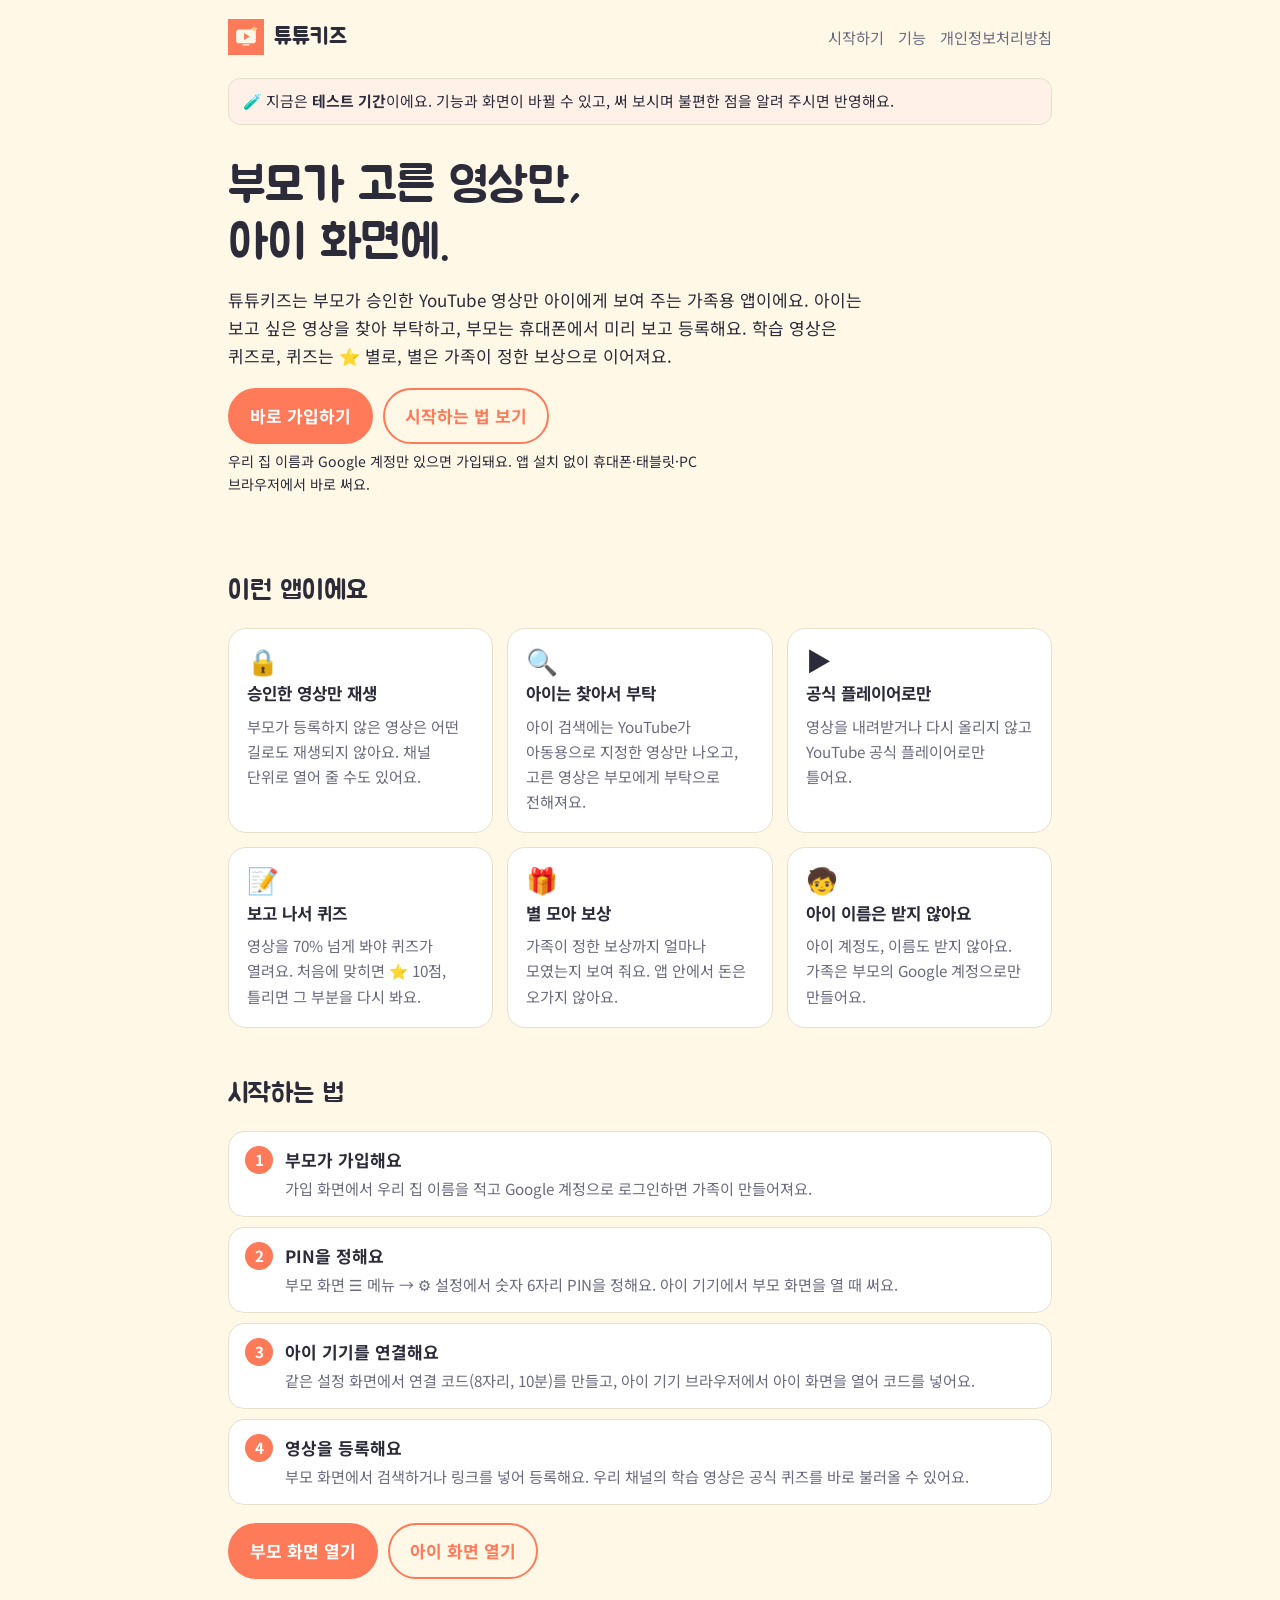
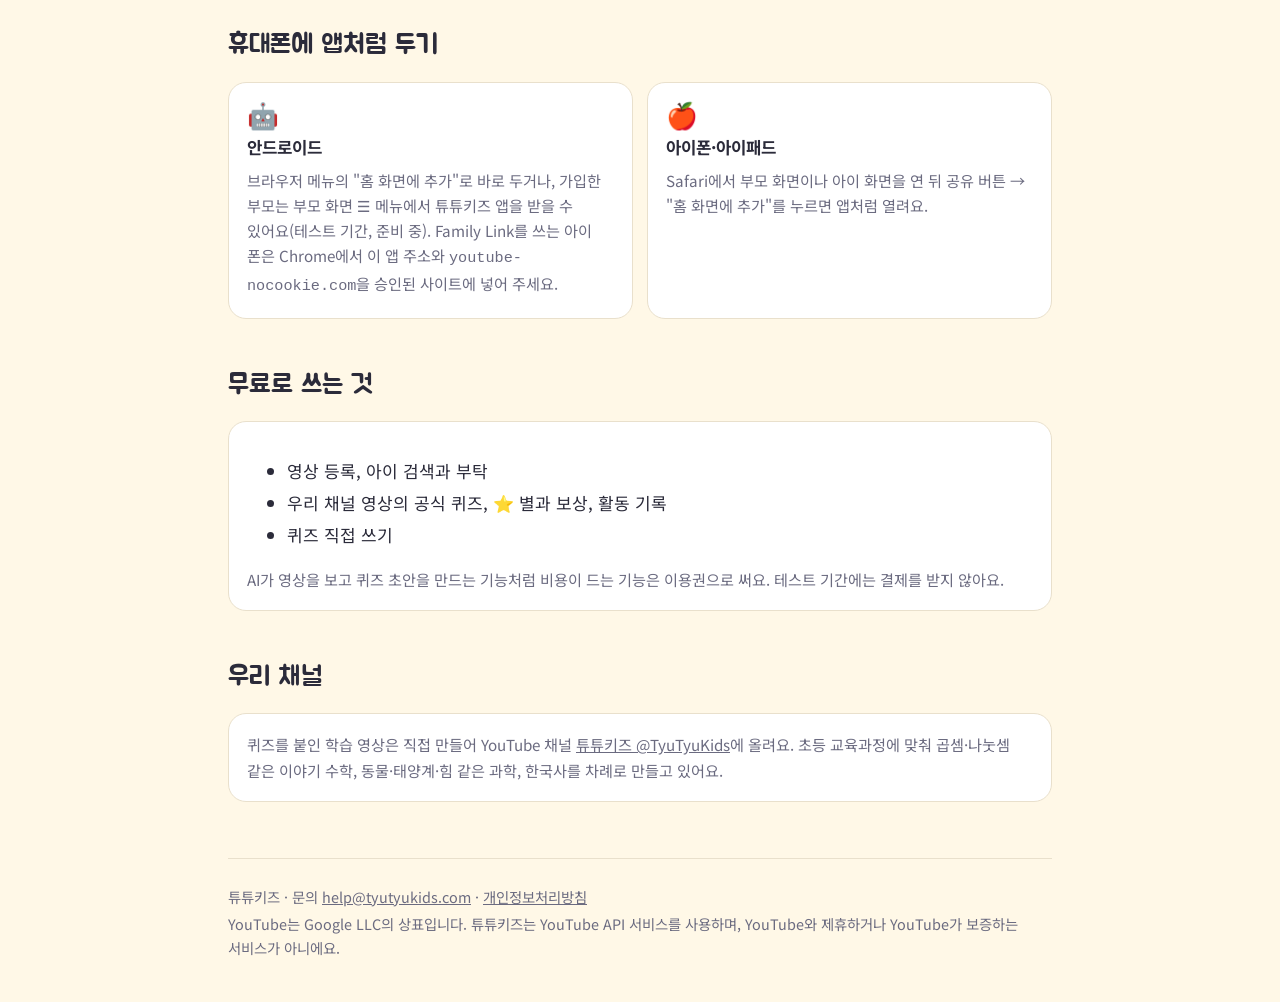
<file: index.html>
<!doctype html>
<html lang="ko">
<head>
<meta charset="utf-8">
<meta name="viewport" content="width=device-width, initial-scale=1, viewport-fit=cover">
<title>튜튜키즈 — 부모가 고른 영상만 보는 아이</title>
<meta name="description" content="튜튜키즈는 부모가 승인한 YouTube 영상만 아이에게 보여 주는 가족용 앱이에요. 영상을 본 뒤 퀴즈를 풀고, 모은 별로 가족이 정한 보상을 받아요.">
<meta property="og:title" content="튜튜키즈">
<meta property="og:description" content="부모가 승인한 YouTube 영상만 아이에게. 영상 보고 퀴즈, 별 모아 보상.">
<link rel="icon" href="icon.svg" type="image/svg+xml">
<link rel="preconnect" href="https://fonts.googleapis.com">
<link rel="preconnect" href="https://fonts.gstatic.com" crossorigin>
<link rel="stylesheet" href="https://fonts.googleapis.com/css2?family=Jua&family=Noto+Sans+KR:wght@400;700&display=swap">
<link rel="stylesheet" href="style.css">
</head>
<body>
<div class="wrap">
  <header class="topbar">
    <a class="brand" href="./"><img src="icon.svg" alt="">튜튜키즈</a>
    <nav><a href="#how">시작하기</a><a href="#features">기능</a><a href="privacy.html">개인정보처리방침</a></nav>
  </header>

  <p class="notice">🧪 지금은 <b>테스트 기간</b>이에요. 기능과 화면이 바뀔 수 있고, 써 보시며 불편한 점을 알려 주시면 반영해요.</p>

  <section class="hero">
    <h1>부모가 고른 영상만,<br>아이 화면에.</h1>
    <p>튜튜키즈는 부모가 승인한 YouTube 영상만 아이에게 보여 주는 가족용 앱이에요. 아이는 보고 싶은 영상을 찾아 부탁하고, 부모는 휴대폰에서 미리 보고 등록해요. 학습 영상은 퀴즈로, 퀴즈는 ⭐ 별로, 별은 가족이 정한 보상으로 이어져요.</p>
    <div class="buttons">
      <a class="btn primary" href="https://kids-tube-543881501705.asia-northeast3.run.app/signup">바로 가입하기</a>
      <a class="btn ghost" href="#how">시작하는 법 보기</a>
    </div>
    <p class="small">우리 집 이름과 Google 계정만 있으면 가입돼요. 앱 설치 없이 휴대폰·태블릿·PC 브라우저에서 바로 써요.</p>
  </section>

  <h2 id="features">이런 앱이에요</h2>
  <div class="grid">
    <div class="card"><span class="ico">🔒</span><h3>승인한 영상만 재생</h3><p>부모가 등록하지 않은 영상은 어떤 길로도 재생되지 않아요. 채널 단위로 열어 줄 수도 있어요.</p></div>
    <div class="card"><span class="ico">🔍</span><h3>아이는 찾아서 부탁</h3><p>아이 검색에는 YouTube가 아동용으로 지정한 영상만 나오고, 고른 영상은 부모에게 부탁으로 전해져요.</p></div>
    <div class="card"><span class="ico">▶️</span><h3>공식 플레이어로만</h3><p>영상을 내려받거나 다시 올리지 않고 YouTube 공식 플레이어로만 틀어요.</p></div>
    <div class="card"><span class="ico">📝</span><h3>보고 나서 퀴즈</h3><p>영상을 70% 넘게 봐야 퀴즈가 열려요. 처음에 맞히면 ⭐ 10점, 틀리면 그 부분을 다시 봐요.</p></div>
    <div class="card"><span class="ico">🎁</span><h3>별 모아 보상</h3><p>가족이 정한 보상까지 얼마나 모였는지 보여 줘요. 앱 안에서 돈은 오가지 않아요.</p></div>
    <div class="card"><span class="ico">🧒</span><h3>아이 이름은 받지 않아요</h3><p>아이 계정도, 이름도 받지 않아요. 가족은 부모의 Google 계정으로만 만들어요.</p></div>
  </div>

  <h2 id="how">시작하는 법</h2>
  <ol class="steps">
    <li><b>부모가 가입해요</b><span>가입 화면에서 우리 집 이름을 적고 Google 계정으로 로그인하면 가족이 만들어져요.</span></li>
    <li><b>PIN을 정해요</b><span>부모 화면 ☰ 메뉴 → ⚙ 설정에서 숫자 6자리 PIN을 정해요. 아이 기기에서 부모 화면을 열 때 써요.</span></li>
    <li><b>아이 기기를 연결해요</b><span>같은 설정 화면에서 연결 코드(8자리, 10분)를 만들고, 아이 기기 브라우저에서 아이 화면을 열어 코드를 넣어요.</span></li>
    <li><b>영상을 등록해요</b><span>부모 화면에서 검색하거나 링크를 넣어 등록해요. 우리 채널의 학습 영상은 공식 퀴즈를 바로 불러올 수 있어요.</span></li>
  </ol>
  <div class="buttons">
    <a class="btn primary" href="https://kids-tube-543881501705.asia-northeast3.run.app/parent">부모 화면 열기</a>
    <a class="btn ghost" href="https://kids-tube-543881501705.asia-northeast3.run.app/kid">아이 화면 열기</a>
  </div>

  <h2>휴대폰에 앱처럼 두기</h2>
  <div class="two">
    <div class="card"><span class="ico">🤖</span><h3>안드로이드</h3><p>브라우저 메뉴의 "홈 화면에 추가"로 바로 두거나, 가입한 부모는 부모 화면 ☰ 메뉴에서 튜튜키즈 앱을 받을 수 있어요(테스트 기간, 준비 중). Family Link를 쓰는 아이 폰은 Chrome에서 이 앱 주소와 <code>youtube-nocookie.com</code>을 승인된 사이트에 넣어 주세요.</p></div>
    <div class="card"><span class="ico">🍎</span><h3>아이폰·아이패드</h3><p>Safari에서 부모 화면이나 아이 화면을 연 뒤 공유 버튼 → "홈 화면에 추가"를 누르면 앱처럼 열려요.</p></div>
  </div>

  <h2>무료로 쓰는 것</h2>
  <div class="card">
    <ul class="free">
      <li>영상 등록, 아이 검색과 부탁</li>
      <li>우리 채널 영상의 공식 퀴즈, ⭐ 별과 보상, 활동 기록</li>
      <li>퀴즈 직접 쓰기</li>
    </ul>
    <p class="small">AI가 영상을 보고 퀴즈 초안을 만드는 기능처럼 비용이 드는 기능은 이용권으로 써요. 테스트 기간에는 결제를 받지 않아요.</p>
  </div>

  <h2>우리 채널</h2>
  <div class="card">
    <p>퀴즈를 붙인 학습 영상은 직접 만들어 YouTube 채널 <a href="https://www.youtube.com/@TyuTyuKids">튜튜키즈 @TyuTyuKids</a>에 올려요. 초등 교육과정에 맞춰 곱셈·나눗셈 같은 이야기 수학, 동물·태양계·힘 같은 과학, 한국사를 차례로 만들고 있어요.</p>
  </div>

  <footer>
    <p>튜튜키즈 · 문의 <a href="mailto:help@tyutyukids.com">help@tyutyukids.com</a> · <a href="privacy.html">개인정보처리방침</a></p>
    <p>YouTube는 Google LLC의 상표입니다. 튜튜키즈는 YouTube API 서비스를 사용하며, YouTube와 제휴하거나 YouTube가 보증하는 서비스가 아니에요.</p>
  </footer>
</div>
</body>
</html>
</file>
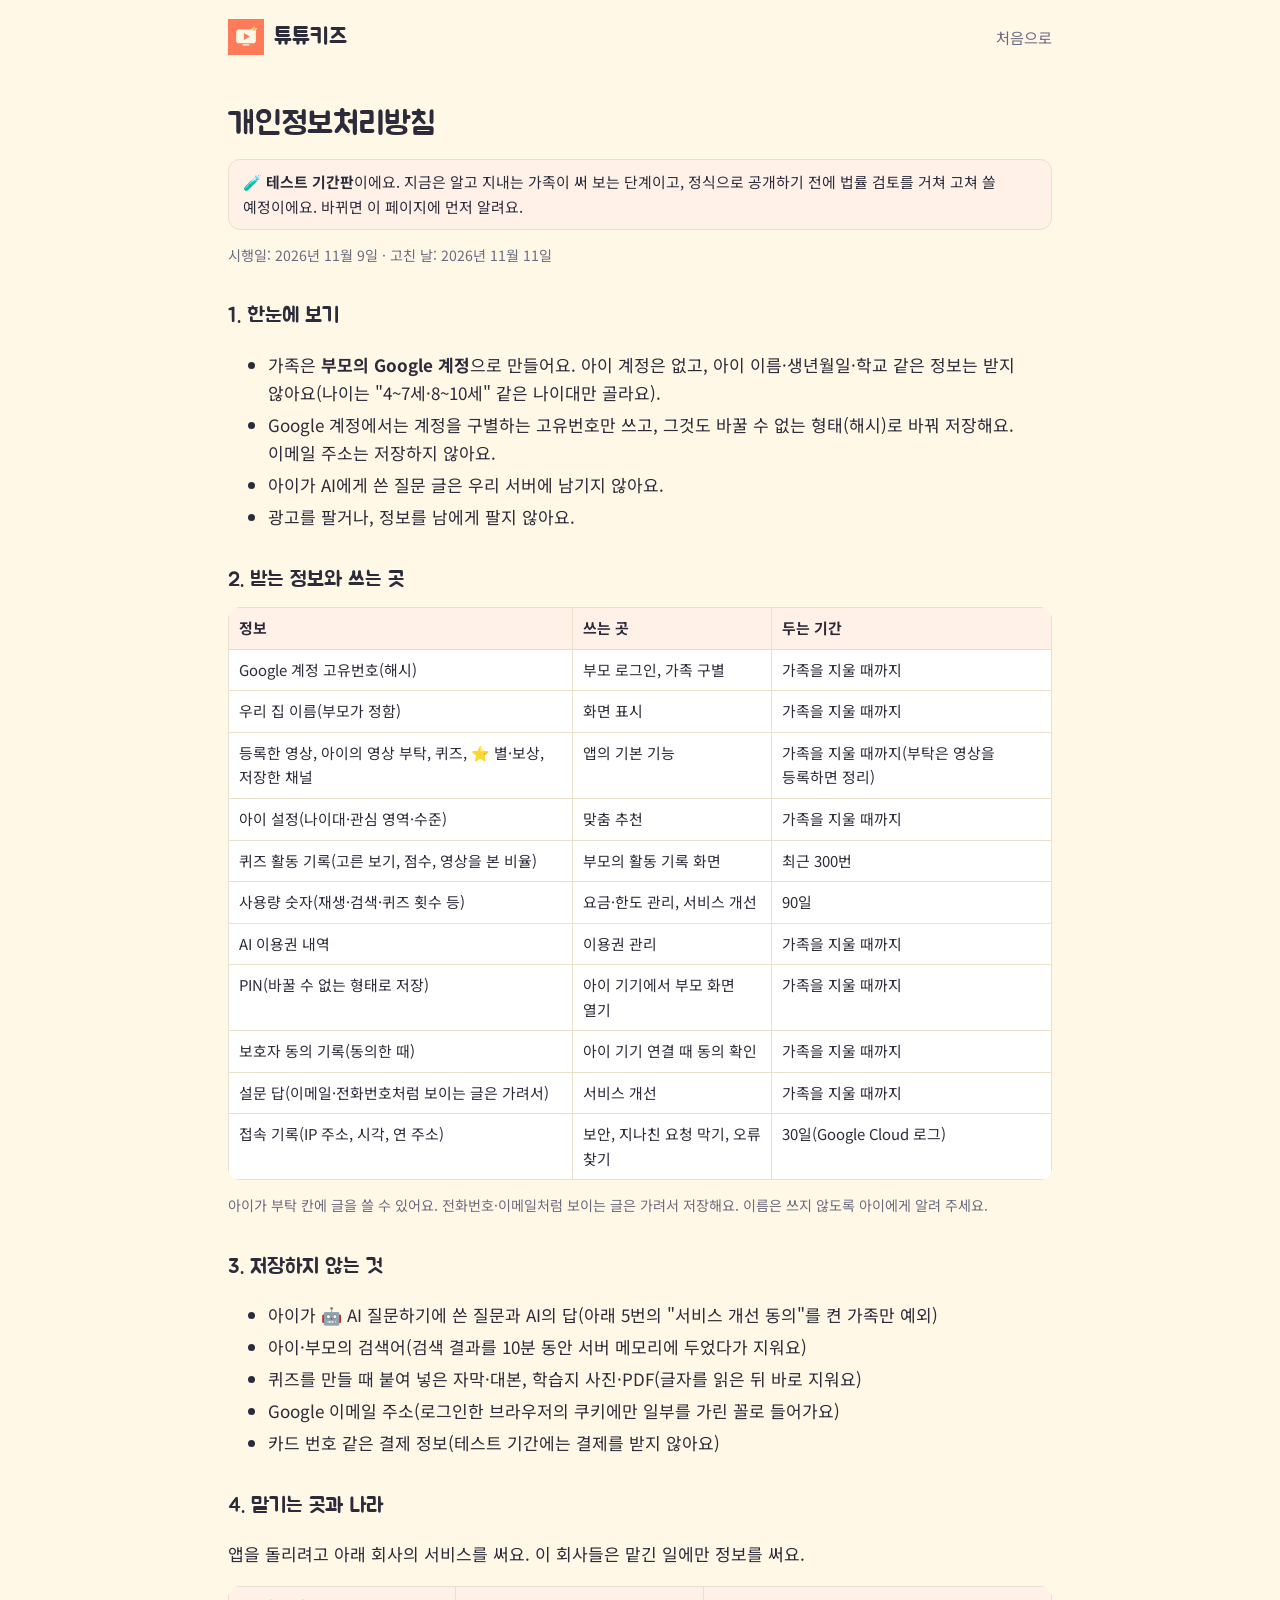
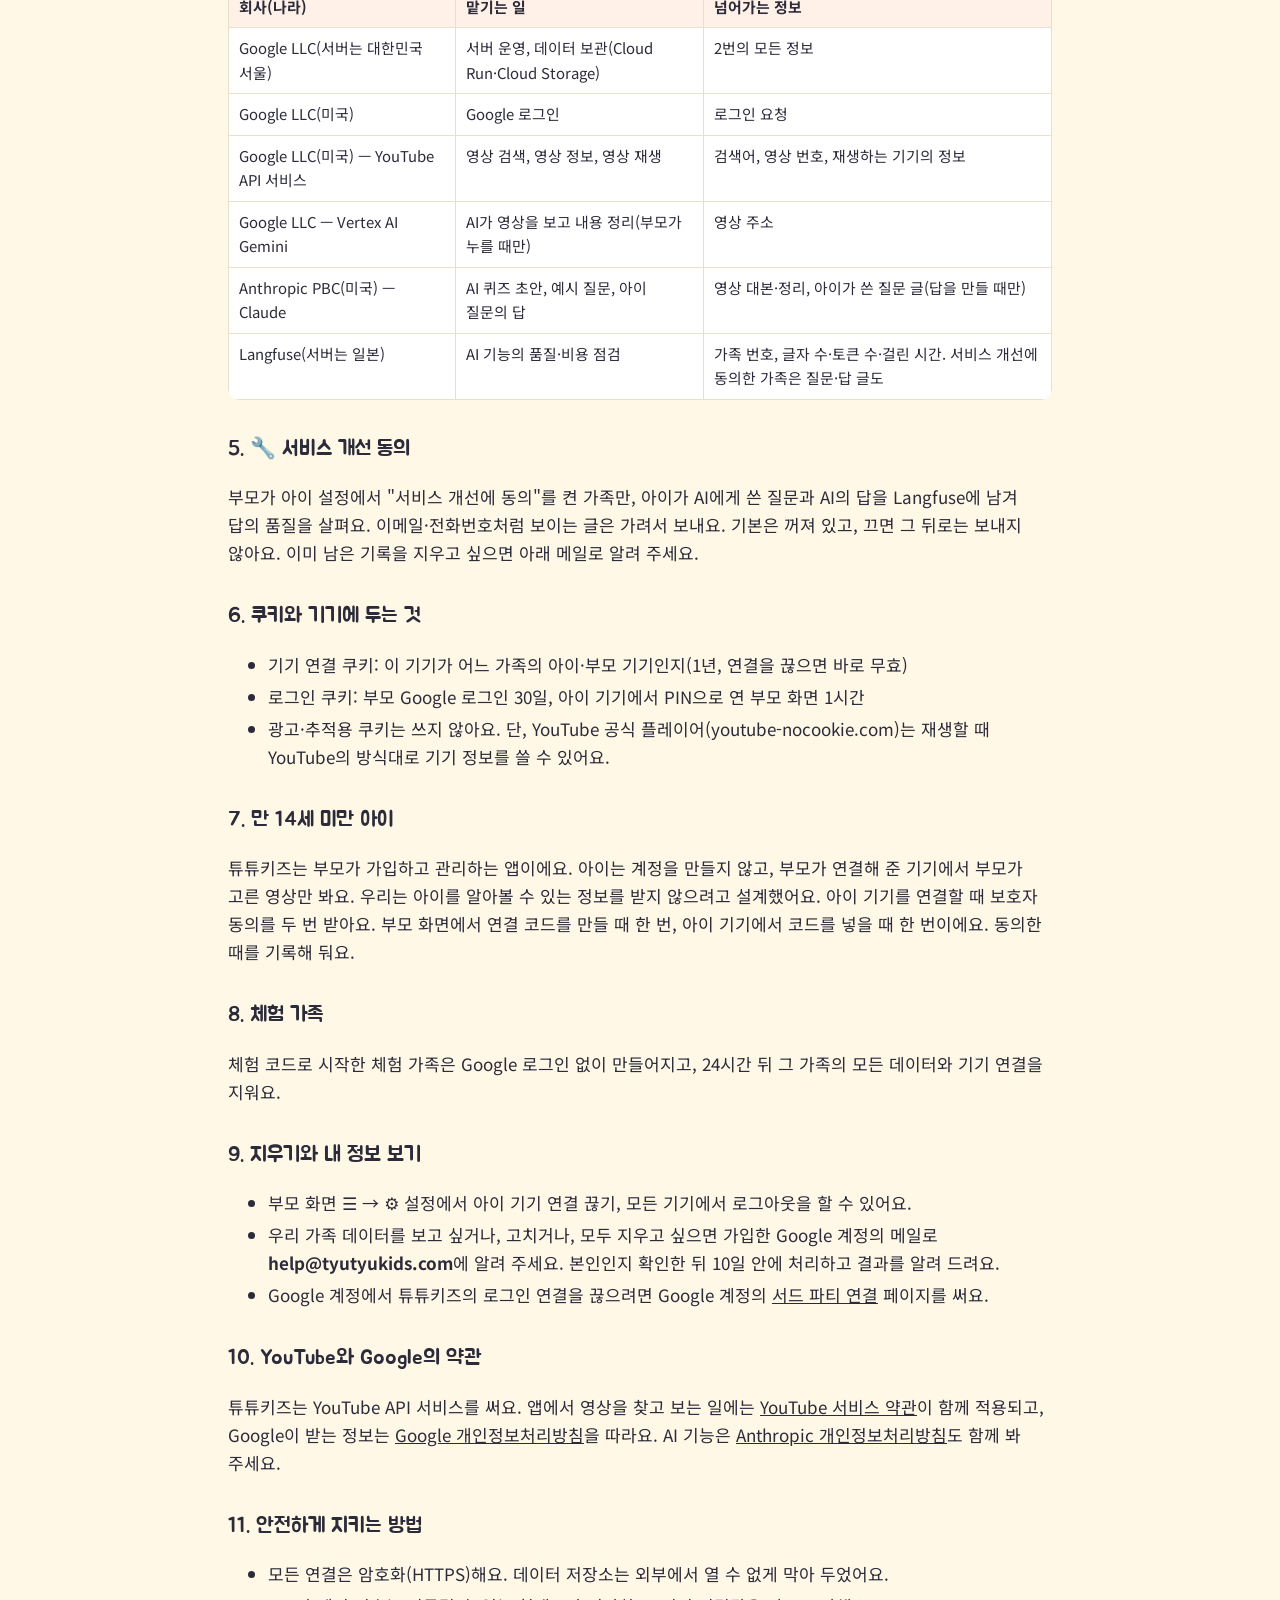
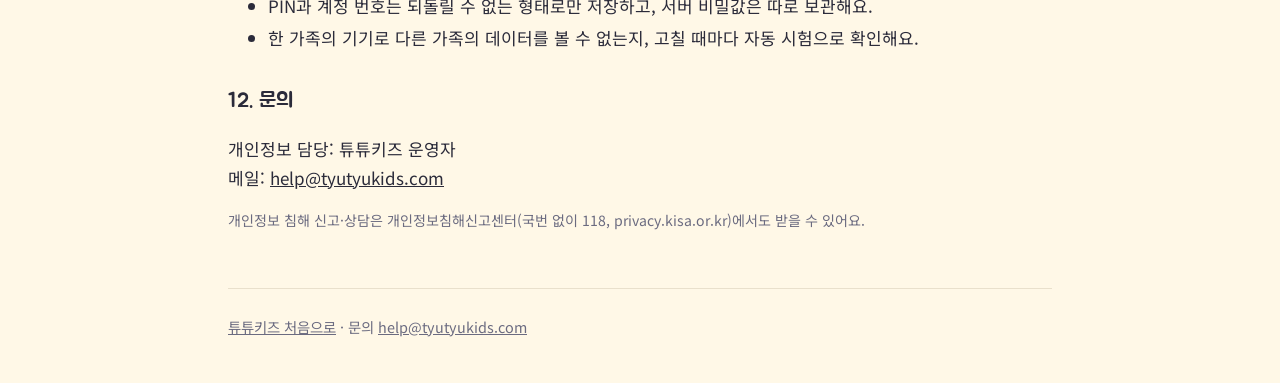
<file: privacy.html>
<!doctype html>
<html lang="ko">
<head>
<meta charset="utf-8">
<meta name="viewport" content="width=device-width, initial-scale=1, viewport-fit=cover">
<title>튜튜키즈 개인정보처리방침</title>
<meta name="description" content="튜튜키즈가 어떤 정보를 왜 받고, 얼마나 두며, 누구에게 맡기는지 적은 문서예요.">
<link rel="icon" href="icon.svg" type="image/svg+xml">
<link rel="preconnect" href="https://fonts.googleapis.com">
<link rel="preconnect" href="https://fonts.gstatic.com" crossorigin>
<link rel="stylesheet" href="https://fonts.googleapis.com/css2?family=Jua&family=Noto+Sans+KR:wght@400;700&display=swap">
<link rel="stylesheet" href="style.css">
</head>
<body>
<div class="wrap doc">
  <header class="topbar">
    <a class="brand" href="./"><img src="icon.svg" alt="">튜튜키즈</a>
    <nav><a href="./">처음으로</a></nav>
  </header>

  <h1>개인정보처리방침</h1>
  <p class="notice">🧪 <b>테스트 기간판</b>이에요. 지금은 알고 지내는 가족이 써 보는 단계이고, 정식으로 공개하기 전에 법률 검토를 거쳐 고쳐 쓸 예정이에요. 바뀌면 이 페이지에 먼저 알려요.</p>
  <p class="small">시행일: 2026년 11월 9일 · 고친 날: 2026년 11월 11일</p>

  <h2>1. 한눈에 보기</h2>
  <ul class="plain">
    <li>가족은 <b>부모의 Google 계정</b>으로 만들어요. 아이 계정은 없고, 아이 이름·생년월일·학교 같은 정보는 받지 않아요(나이는 "4~7세·8~10세" 같은 나이대만 골라요).</li>
    <li>Google 계정에서는 계정을 구별하는 고유번호만 쓰고, 그것도 바꿀 수 없는 형태(해시)로 바꿔 저장해요. 이메일 주소는 저장하지 않아요.</li>
    <li>아이가 AI에게 쓴 질문 글은 우리 서버에 남기지 않아요.</li>
    <li>광고를 팔거나, 정보를 남에게 팔지 않아요.</li>
  </ul>

  <h2>2. 받는 정보와 쓰는 곳</h2>
  <div class="table"><table>
    <tr><th>정보</th><th>쓰는 곳</th><th>두는 기간</th></tr>
    <tr><td>Google 계정 고유번호(해시)</td><td>부모 로그인, 가족 구별</td><td>가족을 지울 때까지</td></tr>
    <tr><td>우리 집 이름(부모가 정함)</td><td>화면 표시</td><td>가족을 지울 때까지</td></tr>
    <tr><td>등록한 영상, 아이의 영상 부탁, 퀴즈, ⭐ 별·보상, 저장한 채널</td><td>앱의 기본 기능</td><td>가족을 지울 때까지(부탁은 영상을 등록하면 정리)</td></tr>
    <tr><td>아이 설정(나이대·관심 영역·수준)</td><td>맞춤 추천</td><td>가족을 지울 때까지</td></tr>
    <tr><td>퀴즈 활동 기록(고른 보기, 점수, 영상을 본 비율)</td><td>부모의 활동 기록 화면</td><td>최근 300번</td></tr>
    <tr><td>사용량 숫자(재생·검색·퀴즈 횟수 등)</td><td>요금·한도 관리, 서비스 개선</td><td>90일</td></tr>
    <tr><td>AI 이용권 내역</td><td>이용권 관리</td><td>가족을 지울 때까지</td></tr>
    <tr><td>PIN(바꿀 수 없는 형태로 저장)</td><td>아이 기기에서 부모 화면 열기</td><td>가족을 지울 때까지</td></tr>
    <tr><td>보호자 동의 기록(동의한 때)</td><td>아이 기기 연결 때 동의 확인</td><td>가족을 지울 때까지</td></tr>
    <tr><td>설문 답(이메일·전화번호처럼 보이는 글은 가려서)</td><td>서비스 개선</td><td>가족을 지울 때까지</td></tr>
    <tr><td>접속 기록(IP 주소, 시각, 연 주소)</td><td>보안, 지나친 요청 막기, 오류 찾기</td><td>30일(Google Cloud 로그)</td></tr>
  </table></div>
  <p class="small">아이가 부탁 칸에 글을 쓸 수 있어요. 전화번호·이메일처럼 보이는 글은 가려서 저장해요. 이름은 쓰지 않도록 아이에게 알려 주세요.</p>

  <h2>3. 저장하지 않는 것</h2>
  <ul class="plain">
    <li>아이가 🤖 AI 질문하기에 쓴 질문과 AI의 답(아래 5번의 "서비스 개선 동의"를 켠 가족만 예외)</li>
    <li>아이·부모의 검색어(검색 결과를 10분 동안 서버 메모리에 두었다가 지워요)</li>
    <li>퀴즈를 만들 때 붙여 넣은 자막·대본, 학습지 사진·PDF(글자를 읽은 뒤 바로 지워요)</li>
    <li>Google 이메일 주소(로그인한 브라우저의 쿠키에만 일부를 가린 꼴로 들어가요)</li>
    <li>카드 번호 같은 결제 정보(테스트 기간에는 결제를 받지 않아요)</li>
  </ul>

  <h2>4. 맡기는 곳과 나라</h2>
  <p>앱을 돌리려고 아래 회사의 서비스를 써요. 이 회사들은 맡긴 일에만 정보를 써요.</p>
  <div class="table"><table>
    <tr><th>회사(나라)</th><th>맡기는 일</th><th>넘어가는 정보</th></tr>
    <tr><td>Google LLC(서버는 대한민국 서울)</td><td>서버 운영, 데이터 보관(Cloud Run·Cloud Storage)</td><td>2번의 모든 정보</td></tr>
    <tr><td>Google LLC(미국)</td><td>Google 로그인</td><td>로그인 요청</td></tr>
    <tr><td>Google LLC(미국) — YouTube API 서비스</td><td>영상 검색, 영상 정보, 영상 재생</td><td>검색어, 영상 번호, 재생하는 기기의 정보</td></tr>
    <tr><td>Google LLC — Vertex AI Gemini</td><td>AI가 영상을 보고 내용 정리(부모가 누를 때만)</td><td>영상 주소</td></tr>
    <tr><td>Anthropic PBC(미국) — Claude</td><td>AI 퀴즈 초안, 예시 질문, 아이 질문의 답</td><td>영상 대본·정리, 아이가 쓴 질문 글(답을 만들 때만)</td></tr>
    <tr><td>Langfuse(서버는 일본)</td><td>AI 기능의 품질·비용 점검</td><td>가족 번호, 글자 수·토큰 수·걸린 시간. 서비스 개선에 동의한 가족은 질문·답 글도</td></tr>
  </table></div>

  <h2>5. 🔧 서비스 개선 동의</h2>
  <p>부모가 아이 설정에서 "서비스 개선에 동의"를 켠 가족만, 아이가 AI에게 쓴 질문과 AI의 답을 Langfuse에 남겨 답의 품질을 살펴요. 이메일·전화번호처럼 보이는 글은 가려서 보내요. 기본은 꺼져 있고, 끄면 그 뒤로는 보내지 않아요. 이미 남은 기록을 지우고 싶으면 아래 메일로 알려 주세요.</p>

  <h2>6. 쿠키와 기기에 두는 것</h2>
  <ul class="plain">
    <li>기기 연결 쿠키: 이 기기가 어느 가족의 아이·부모 기기인지(1년, 연결을 끊으면 바로 무효)</li>
    <li>로그인 쿠키: 부모 Google 로그인 30일, 아이 기기에서 PIN으로 연 부모 화면 1시간</li>
    <li>광고·추적용 쿠키는 쓰지 않아요. 단, YouTube 공식 플레이어(youtube-nocookie.com)는 재생할 때 YouTube의 방식대로 기기 정보를 쓸 수 있어요.</li>
  </ul>

  <h2>7. 만 14세 미만 아이</h2>
  <p>튜튜키즈는 부모가 가입하고 관리하는 앱이에요. 아이는 계정을 만들지 않고, 부모가 연결해 준 기기에서 부모가 고른 영상만 봐요. 우리는 아이를 알아볼 수 있는 정보를 받지 않으려고 설계했어요. 아이 기기를 연결할 때 보호자 동의를 두 번 받아요. 부모 화면에서 연결 코드를 만들 때 한 번, 아이 기기에서 코드를 넣을 때 한 번이에요. 동의한 때를 기록해 둬요.</p>

  <h2>8. 체험 가족</h2>
  <p>체험 코드로 시작한 체험 가족은 Google 로그인 없이 만들어지고, 24시간 뒤 그 가족의 모든 데이터와 기기 연결을 지워요.</p>

  <h2>9. 지우기와 내 정보 보기</h2>
  <ul class="plain">
    <li>부모 화면 ☰ → ⚙ 설정에서 아이 기기 연결 끊기, 모든 기기에서 로그아웃을 할 수 있어요.</li>
    <li>우리 가족 데이터를 보고 싶거나, 고치거나, 모두 지우고 싶으면 가입한 Google 계정의 메일로 <b>help@tyutyukids.com</b>에 알려 주세요. 본인인지 확인한 뒤 10일 안에 처리하고 결과를 알려 드려요.</li>
    <li>Google 계정에서 튜튜키즈의 로그인 연결을 끊으려면 Google 계정의 <a href="https://myaccount.google.com/connections">서드 파티 연결</a> 페이지를 써요.</li>
  </ul>

  <h2>10. YouTube와 Google의 약관</h2>
  <p>튜튜키즈는 YouTube API 서비스를 써요. 앱에서 영상을 찾고 보는 일에는 <a href="https://www.youtube.com/t/terms">YouTube 서비스 약관</a>이 함께 적용되고, Google이 받는 정보는 <a href="https://policies.google.com/privacy">Google 개인정보처리방침</a>을 따라요. AI 기능은 <a href="https://www.anthropic.com/legal/privacy">Anthropic 개인정보처리방침</a>도 함께 봐 주세요.</p>

  <h2>11. 안전하게 지키는 방법</h2>
  <ul class="plain">
    <li>모든 연결은 암호화(HTTPS)해요. 데이터 저장소는 외부에서 열 수 없게 막아 두었어요.</li>
    <li>PIN과 계정 번호는 되돌릴 수 없는 형태로만 저장하고, 서버 비밀값은 따로 보관해요.</li>
    <li>한 가족의 기기로 다른 가족의 데이터를 볼 수 없는지, 고칠 때마다 자동 시험으로 확인해요.</li>
  </ul>

  <h2>12. 문의</h2>
  <p>개인정보 담당: 튜튜키즈 운영자<br>메일: <a href="mailto:help@tyutyukids.com">help@tyutyukids.com</a></p>
  <p class="small">개인정보 침해 신고·상담은 개인정보침해신고센터(국번 없이 118, privacy.kisa.or.kr)에서도 받을 수 있어요.</p>

  <footer>
    <p><a href="./">튜튜키즈 처음으로</a> · 문의 <a href="mailto:help@tyutyukids.com">help@tyutyukids.com</a></p>
  </footer>
</div>
</body>
</html>
</file>
<file: style.css>
:root {
  --bg: #fff8e7;
  --card: #ffffff;
  --ink: #2b2b3a;
  --muted: #6b6b80;
  --line: #e9e0cc;
  --accent: #ff7a59;
  --accent-ink: #ffffff;
  --ok: #2f8f55;
  --soft: #fff1e8;
}
@media (prefers-color-scheme: dark) {
  :root {
    --bg: #1b1b26;
    --card: #272736;
    --ink: #f2f2f7;
    --muted: #a5a5bb;
    --line: #3a3a4e;
    --ok: #6fd39a;
    --soft: #33283a;
  }
}
* { box-sizing: border-box; }
html { -webkit-text-size-adjust: 100%; }
body {
  margin: 0;
  background: var(--bg);
  color: var(--ink);
  font-family: "Noto Sans KR", system-ui, -apple-system, sans-serif;
  font-size: 17px;
  line-height: 1.65;
  word-break: keep-all;
}
a { color: inherit; }
.wrap { max-width: 860px; margin: 0 auto; padding: 0 max(18px, env(safe-area-inset-left, 0px)) 0 max(18px, env(safe-area-inset-right, 0px)); }
.topbar { display: flex; align-items: center; justify-content: space-between; gap: 12px; padding: 18px 0; }
.brand { display: flex; align-items: center; gap: 10px; font-family: "Jua", "Noto Sans KR", sans-serif; font-size: 1.45rem; text-decoration: none; }
.brand img { width: 36px; height: 36px; }
.topbar nav { display: flex; gap: 14px; font-size: 0.95rem; color: var(--muted); }
.topbar nav a { text-decoration: none; }
.notice { margin: 4px 0 0; padding: 10px 14px; border-radius: 12px; background: var(--soft); border: 1px solid var(--line); font-size: 0.93rem; }
.hero { padding: 34px 0 10px; }
.hero h1 { font-family: "Jua", "Noto Sans KR", sans-serif; font-weight: 400; font-size: clamp(2rem, 6vw, 3rem); line-height: 1.2; margin: 0 0 12px; text-wrap: balance; }
.hero p { margin: 0 0 18px; max-width: 38em; color: var(--ink); }
.buttons { display: flex; flex-wrap: wrap; gap: 10px; margin: 18px 0 6px; }
.btn { display: inline-block; padding: 12px 20px; border-radius: 999px; font-weight: 700; text-decoration: none; border: 2px solid var(--accent); }
.btn.primary { background: var(--accent); color: var(--accent-ink); }
.btn.ghost { color: var(--accent); background: transparent; }
.small { font-size: 0.88rem; color: var(--muted); }
h2 { font-family: "Jua", "Noto Sans KR", sans-serif; font-weight: 400; font-size: 1.7rem; margin: 44px 0 14px; }
.grid { display: grid; grid-template-columns: repeat(auto-fit, minmax(230px, 1fr)); gap: 14px; }
.card { background: var(--card); border: 1px solid var(--line); border-radius: 18px; padding: 18px; min-width: 0; }
.card h3 { margin: 0 0 6px; font-size: 1.05rem; }
.card p { margin: 0; color: var(--muted); font-size: 0.95rem; }
.card .ico { font-size: 1.6rem; line-height: 1; display: block; margin-bottom: 8px; }
.steps { counter-reset: step; list-style: none; padding: 0; margin: 0; display: grid; gap: 10px; }
.steps li { counter-increment: step; position: relative; background: var(--card); border: 1px solid var(--line); border-radius: 16px; padding: 14px 16px 14px 56px; }
.steps li::before { content: counter(step); position: absolute; left: 16px; top: 14px; width: 28px; height: 28px; border-radius: 50%; background: var(--accent); color: var(--accent-ink); font-weight: 700; display: grid; place-items: center; font-size: 0.95rem; }
.steps b { display: block; }
.steps span { color: var(--muted); font-size: 0.95rem; }
.two { display: grid; grid-template-columns: repeat(auto-fit, minmax(260px, 1fr)); gap: 14px; }
.free li, .plain li { margin: 4px 0; }
footer { margin: 56px 0 0; padding: 22px 0 40px; border-top: 1px solid var(--line); color: var(--muted); font-size: 0.9rem; }
footer p { margin: 4px 0; }
/* 개인정보처리방침 */
.doc h1 { font-family: "Jua", "Noto Sans KR", sans-serif; font-weight: 400; font-size: 2rem; margin: 24px 0 8px; }
.doc h2 { font-size: 1.3rem; margin: 32px 0 10px; }
.doc table { width: 100%; border-collapse: collapse; font-size: 0.93rem; background: var(--card); }
.doc th, .doc td { border: 1px solid var(--line); padding: 8px 10px; text-align: left; vertical-align: top; }
.doc th { background: var(--soft); }
.table { overflow-x: auto; border-radius: 12px; }
@media (max-width: 520px) {
  .topbar nav { display: none; }
  .steps li { padding-left: 50px; }
}
</file>
